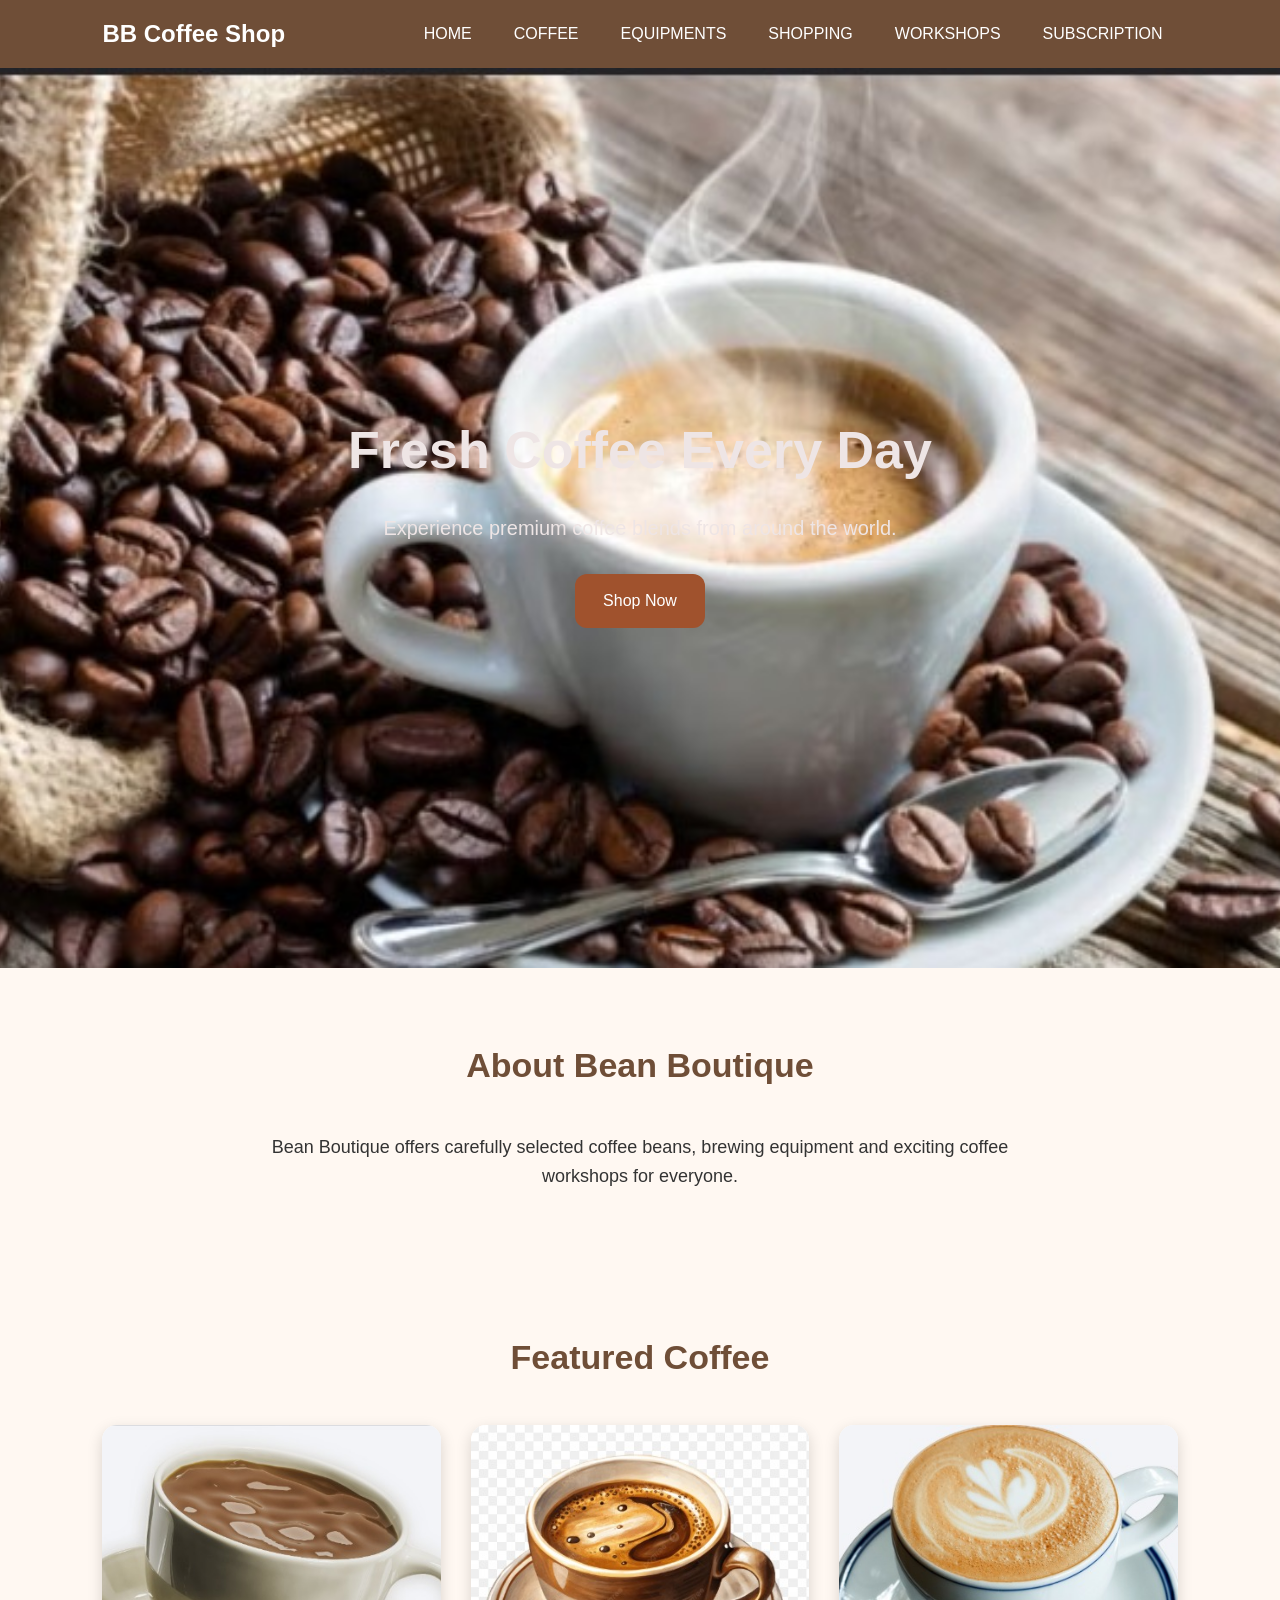
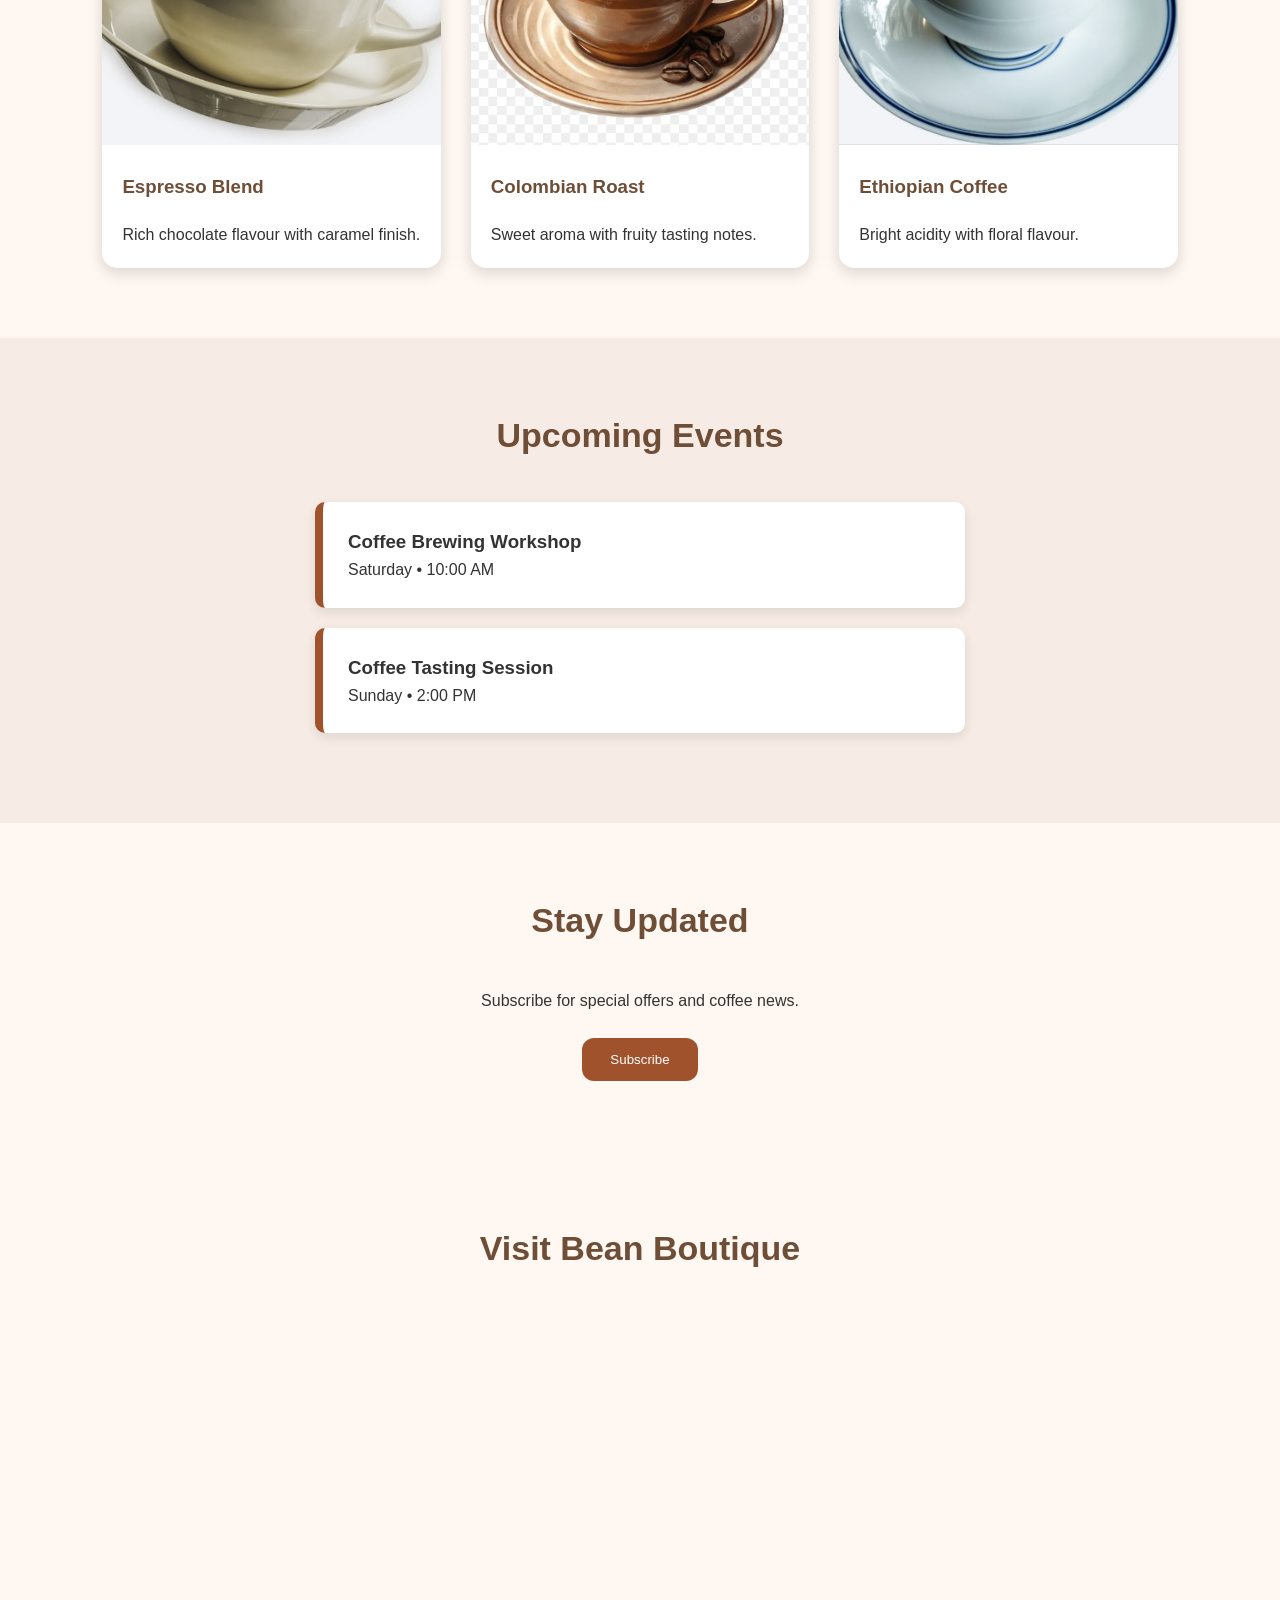
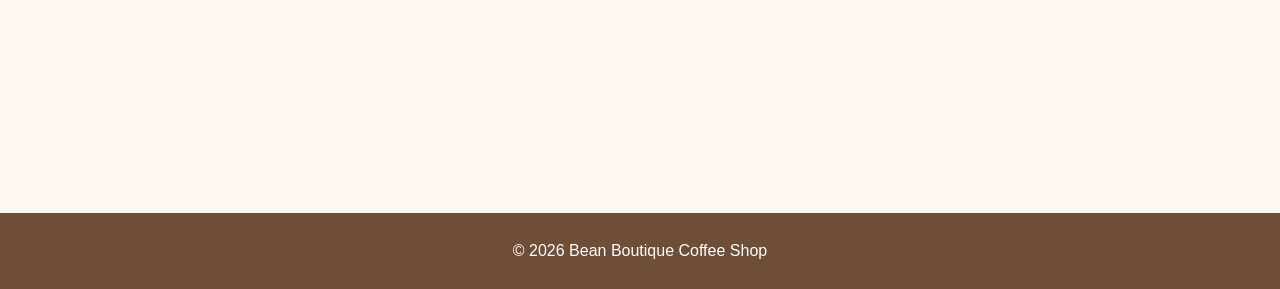
<file: Index.html>
<!DOCTYPE html>
<html lang="en">
<head>
    <title>Coffee Shop</title>
    <link rel="stylesheet" href="Boutique.css">
</head>
<body>

    <header>
        <div class="logo">BB Coffee Shop </div>

            <nav>
            <a href="index.html">HOME</a>
            <a href="coffee.html">COFFEE</a>
            <a href="equipment.html">EQUIPMENTS</a>
            <a href="shopping.html">SHOPPING</a>
            <a href="events.html">WORKSHOPS</a>
            <a href="subscription.html">SUBSCRIPTION</a>
            </nav>   
    </header> 

    <section class="Hello">

    <div class="Slide active">
        <img src="Images/image.png" alt="Coffee Beans">
    </div>
    <div class="Slide">
        <img src="Images/WhatsApp_Image.jpeg" alt="Coffee Equipment">
    </div>
    <div class="Slide">
        <img src="Images/WhatsApp_Image1.jpeg" alt="Coffee Shop">
    </div>

        <div class="Hello-content">
            <h1>Fresh Coffee Every Day</h1>
            <p>Experience premium coffee blends from around the world.</p>
            <a href="coffee.html" class="btn">Shop Now</a>
        </div>
    </section>


    <section class="about">
        <h2>About Bean Boutique</h2>
        <p>
            Bean Boutique offers carefully selected coffee beans,
            brewing equipment and exciting coffee workshops for everyone.
        </p>
    </section>

    <section class="products">
      <h2>Featured Coffee</h2>
        <div class="product-container">

          <div class="card">
                <img src="Images/WhatsApp_Image2.jpeg" alt="Coffee">
                <h3>Espresso Blend</h3>
                <p>Rich chocolate flavour with caramel finish.</p>
            </div>

            <div class="card">
                <img src="Images/WhatsApp_Image3.jpeg" alt="Coffee">
                <h3>Colombian Roast</h3>
                <p>Sweet aroma with fruity tasting notes.</p>
            </div>

            <div class="card">
                <img src="Images/WhatsApp_Image4.jpeg" alt="Coffee">
                <h3>Ethiopian Coffee</h3>
                <p>Bright acidity with floral flavour.</p>
            </div>
        </div>
    </section>


    <section class="events">
        <h2>Upcoming Events</h2>

        <div class="event-box">
            <h3>Coffee Brewing Workshop</h3>
            <p>Saturday • 10:00 AM</p>
        </div>

        <div class="event-box">
            <h3>Coffee Tasting Session</h3>
            <p>Sunday • 2:00 PM</p>
        </div>
    </section>

    <section class="newsletter">
        <h2>Stay Updated</h2>
        <p>Subscribe for special offers and coffee news.</p>
        <button class="btn">Subscribe</button>
    </section>

<section class="location">
    <h2>Visit Bean Boutique</h2>
    <iframe src="https://www.google.com/maps/embed?pb=!1m18!1m12!1m3!1d6383.381093482707!2d33.7538839!3d-13.935795599999999!2m3!1f0!2f0!3f0!3m2!1i1024!2i768!4f13.1!3m3!1m2!1s0x1921d487d77c5df9%3A0xcbe5858456cf9bc1!2sGulliver%2C%20Lilongwe!5e1!3m2!1sen!2smw!4v1784094962643!5m2!1sen!2smw" width="600" height="450" style="border:0;" allowfullscreen="" loading="lazy" referrerpolicy="strict-origin-when-cross-origin"> </iframe>
</section>

<div id="Discount">
    <div class="Modal">
        <span class="close">&times;</span>
        <h2>Welcome to Bean Boutique!</h2>
        <p>Get <strong>10% OFF</strong> your first purchase.</p>
        <p>Join our coffee community by subscribing.</p>
        <input type="email" placeholder="Enter your email"><br><br>
        <button class="btn"> Get Discount</button>
    </div></div>

    <footer>
        <p> © 2026 Bean Boutique Coffee Shop</p>
    </footer>

    <script src="Boutique.js"></script>
</body>
</html>
</file>
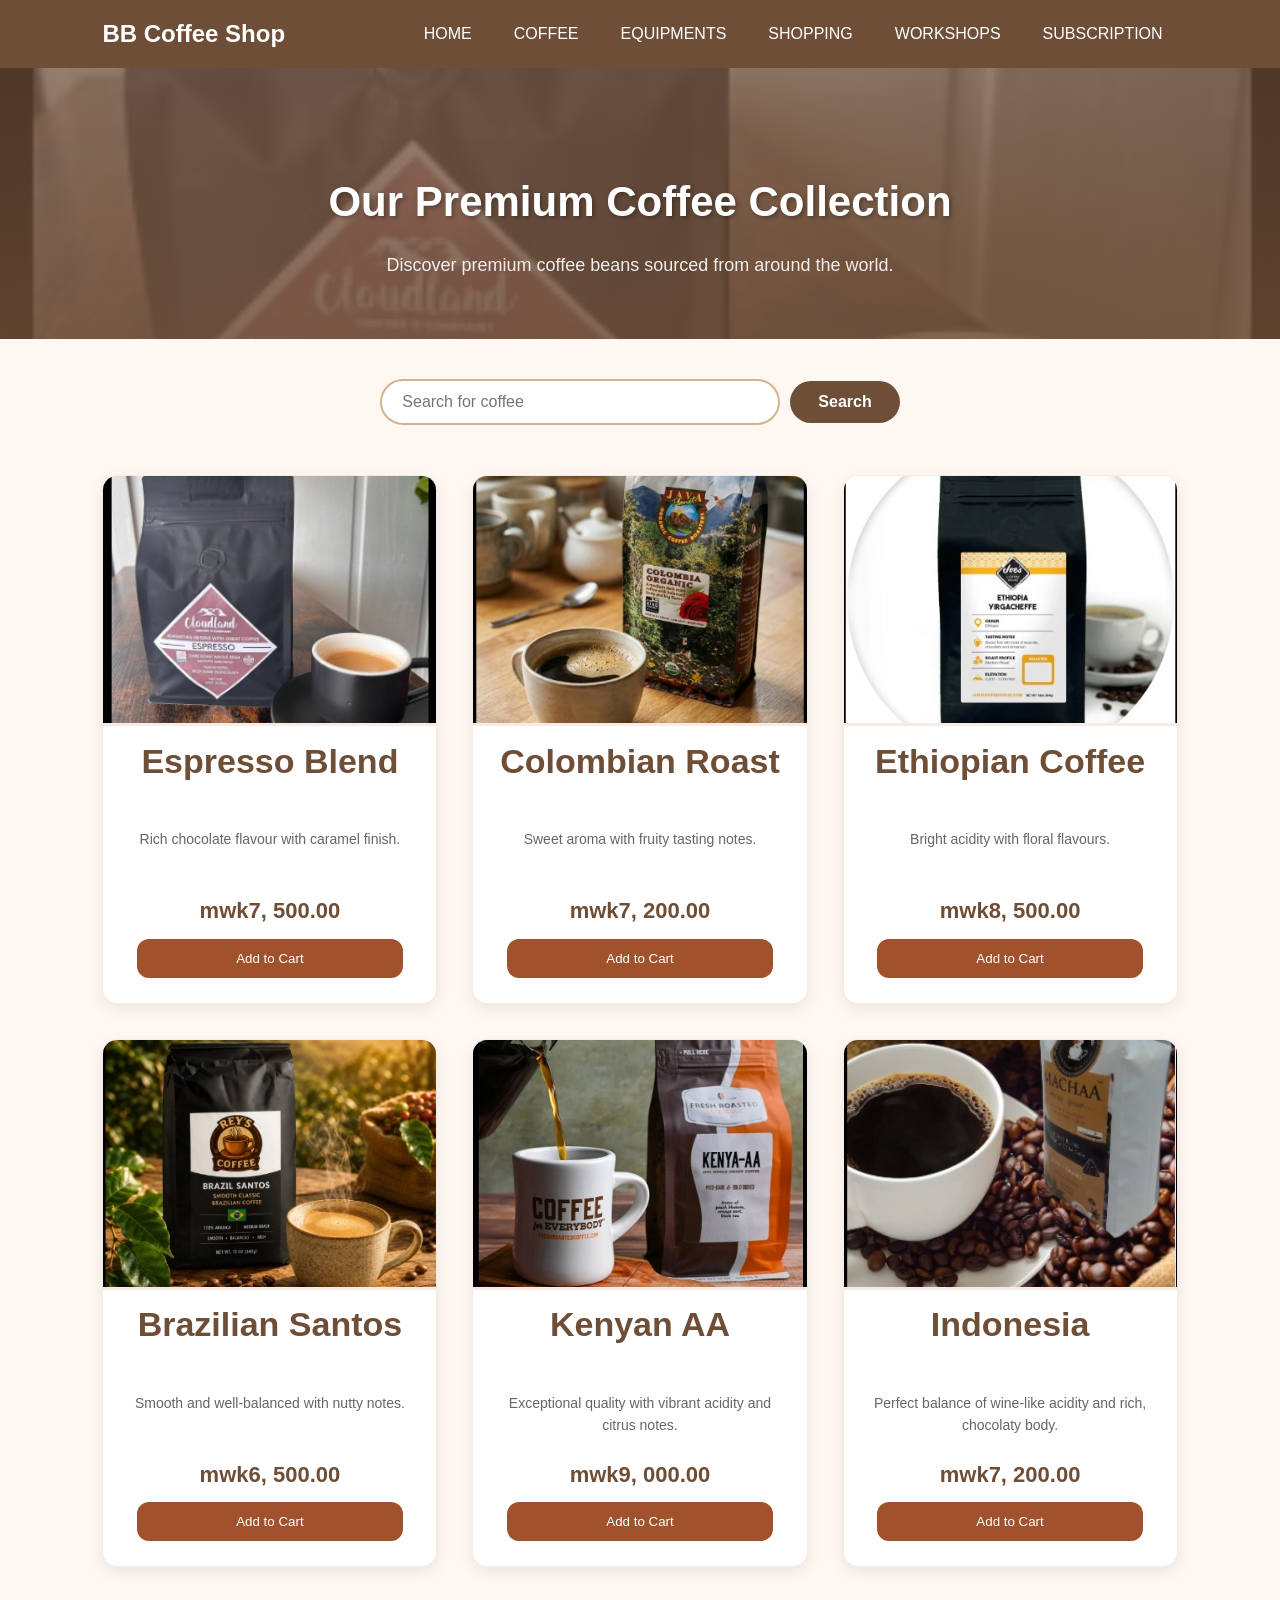
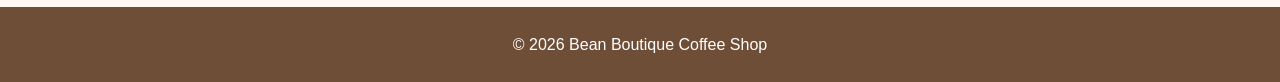
<file: Coffee.html>
<!DOCTYPE html>
<html lang="en">

<head>
    <title>Coffee Selection</title>
    <link rel="stylesheet" href="Boutique.css">
</head>
<body>

    <header>
        <div class="logo">BB Coffee Shop </div>

            <nav>
            <a href="index.html">HOME</a>
            <a href="coffee.html">COFFEE</a>
            <a href="equipment.html">EQUIPMENTS</a>
            <a href="shopping.html">SHOPPING</a>
            <a href="events.html">WORKSHOPS</a>
            <a href="subscription.html">SUBSCRIPTION</a>
            </nav>   
    </header> 

<section class="coffee-hero">
    <h1>Our Premium Coffee Collection</h1>
    <p> Discover premium coffee beans sourced from around the world.</p>
</section>

<div class="search-section">
    <input type="text"  id="searchInput" placeholder="Search for coffee">
    <button id="Searchbutton">Search</button>
</div>

<section class="coffee-catalogue">
    <div class="coffee-card" data-aos="fade-up">
        <img src="Images/Espresso.png" alt="Espresso">
        <h2>Espresso Blend</h2>
        <p>Rich chocolate flavour with caramel finish.</p>
        <h3>mwk7, 500.00</h3>
        <button class="btn">Add to Cart</button>
    </div>

    <div class="coffee-card" data-aos="fade-up">
        <img src="Images/Colombia_organic.jpeg" alt="Colombian">
        <h2>Colombian Roast</h2>
        <p>Sweet aroma with fruity tasting notes.</p>
        <h3>mwk7, 200.00</h3>
        <button class="btn">Add to Cart</button>
    </div>

    <div class="coffee-card" data-aos="fade-up">
        <img src="Images/Ehtiopian_yirgacheffe.jpeg" alt="Ethiopian">
        <h2>Ethiopian Coffee</h2>
        <p>Bright acidity with floral flavours.</p>
        <h3>mwk8, 500.00</h3>
        <button class="btn">Add to Cart</button>
    </div>

    <div class="coffee-card" data-aos="fade-up">
        <img src="Images/Brazilian_Santos.jpeg" alt="Brazilian">
        <h2>Brazilian Santos</h2>
        <p>Smooth and well-balanced with nutty notes.</p>
        <h3>mwk6, 500.00</h3>
        <button class="btn">Add to Cart</button>
    </div>

    <div class="coffee-card" data-aos="fade-up">
        <img src="Images/Kenyan_AA.jpeg" alt="Kenyan">
        <h2>Kenyan AA</h2>
        <p>Exceptional quality with vibrant acidity and citrus notes.</p>
        <h3>mwk9, 000.00</h3>
        <button class="btn">Add to Cart</button>
    </div>

    <div class="coffee-card" data-aos="fade-up">
        <img src="Images/Mancha_blend.jpeg" alt="mancha coffee">
        <h2>Indonesia</h2>
        <p> Perfect balance of wine-like acidity and rich, chocolaty body.</p>
        <h3>mwk7, 200.00</h3>
        <button class="btn">Add to Cart</button>
    </div>
</section>

<footer>
    <p>© 2026 Bean Boutique Coffee Shop</p>
</footer>

<script src="Boutique.js"></script>
</body>
</html>
</file>
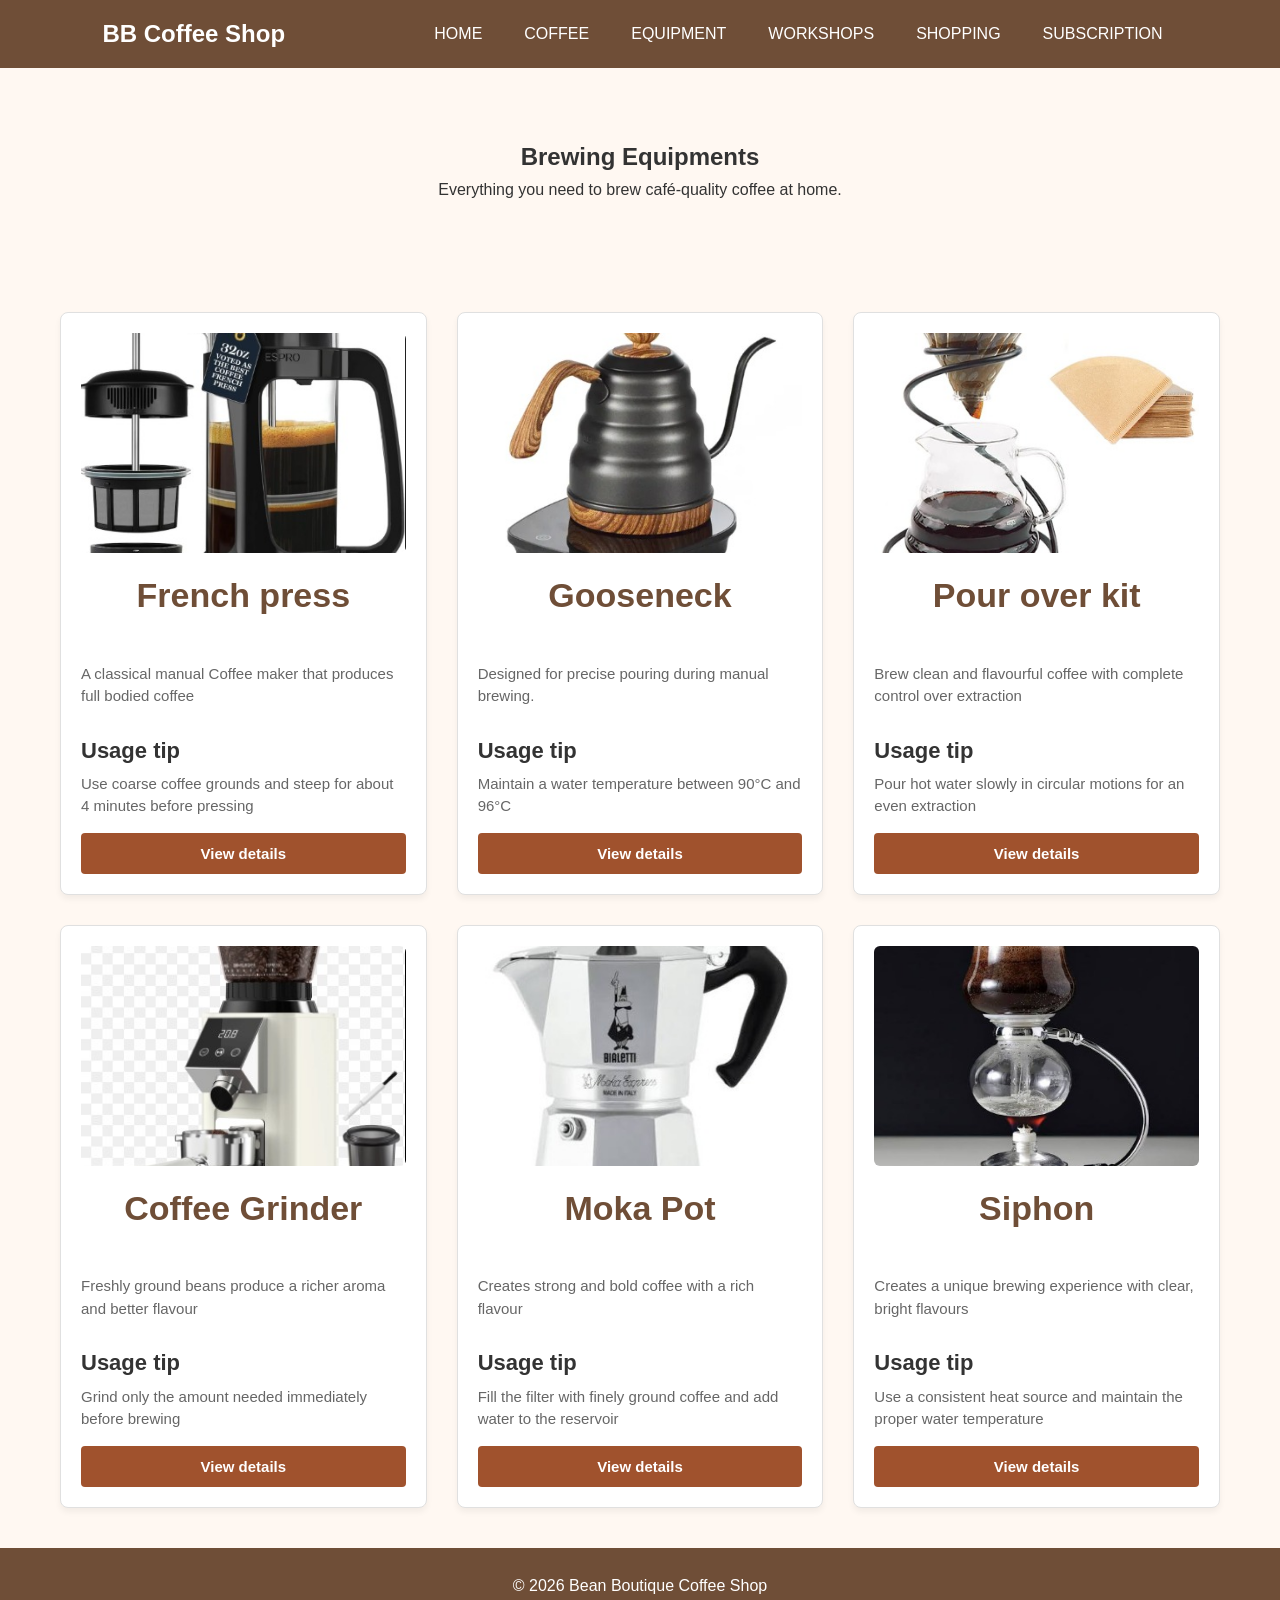
<file: Equipment.html>
<!DOCTYPE html>
<html lang="en">

<head>
    <title>Brewing Equipment</title>
    <link rel="stylesheet" href="Boutique.css">
</head>

<body>
<header>
    <div class="logo">BB Coffee Shop</div>

    <nav>
       <a href="index.html">HOME</a>
        <a href="coffee.html">COFFEE</a>
        <a href="equipment.html">EQUIPMENT</a>
        <a href="events.html">WORKSHOPS</a>
        <a href="shopping.html">SHOPPING</a>
        <a href="subscription.html">SUBSCRIPTION</a>
    </nav>
</header>

<section class="equipment-hero">
    <h1>Brewing Equipments</h1>
    <p> Everything you need to brew café-quality coffee at home.</p>
</section>

<section class="equipment-container">
    <div class="equipment-card">
        <img src="Images/French_Press.jpeg" alt="frenchpress">
        <h2>French press</h2>
        <p>A classical manual Coffee maker that produces full bodied coffee</p>
        <h3>Usage tip</h3>
        <p>Use coarse coffee grounds and steep for about 4 minutes before pressing </p>
        <button class="btn">View details</button>
    </div>

    <div class="equipment-card">
        <img src="Images/Gooseneck.jpeg" alt="gooseneck">
        <h2>Gooseneck</h2>
        <p>Designed for precise pouring during manual brewing.</p>
        <h3>Usage tip</h3>
        <p>Maintain a water temperature between 90°C and 96°C</p>
        <button class="btn">View details</button>
    </div>

    <div class="equipment-card">
        <img src="Images/poor_over_kit.jpeg" alt="pour over kit">
        <h2>Pour over kit</h2>
        <p>Brew clean and flavourful coffee with complete control over extraction</p>
        <h3>Usage tip</h3>
        <p>Pour hot water slowly in circular motions for an even extraction</p>
        <button class="btn">View details</button>
    </div>  

    <div class="equipment-card">
        <img src="Images/Coffee_grinder.jpeg" alt="Grinder">
        <h2>Coffee Grinder</h2>
        <p>Freshly ground beans produce a richer aroma and better flavour</p>
        <h3>Usage tip</h3>
        <p>Grind only the amount needed immediately before brewing</p>
        <button class="btn">View details</button>
    </div>

     <div class="equipment-card">
        <img src="Images/Moka_Pot.jpeg" alt="Moka Pot">
        <h2>Moka Pot</h2>
        <p>Creates strong and bold coffee with a rich flavour</p>
        <h3>Usage tip</h3>
        <p>Fill the filter with finely ground coffee and add water to the reservoir</p>
        <button class="btn">View details</button>
    </div>  

     <div class="equipment-card">
        <img src="Images/Siphon.jpeg" alt="Siphon">
        <h2>Siphon</h2>
        <p>Creates a unique brewing experience with clear, bright flavours</p>
        <h3>Usage tip</h3>
        <p>Use a consistent heat source and maintain the proper water temperature</p>
        <button class="btn">View details</button>
    </div>  
    </section> 
    
    
    <footer>
        <p> © 2026 Bean Boutique Coffee Shop</p>
    </footer>

    <script src="Boutique.js"></script>
</body>
</html>
</file>
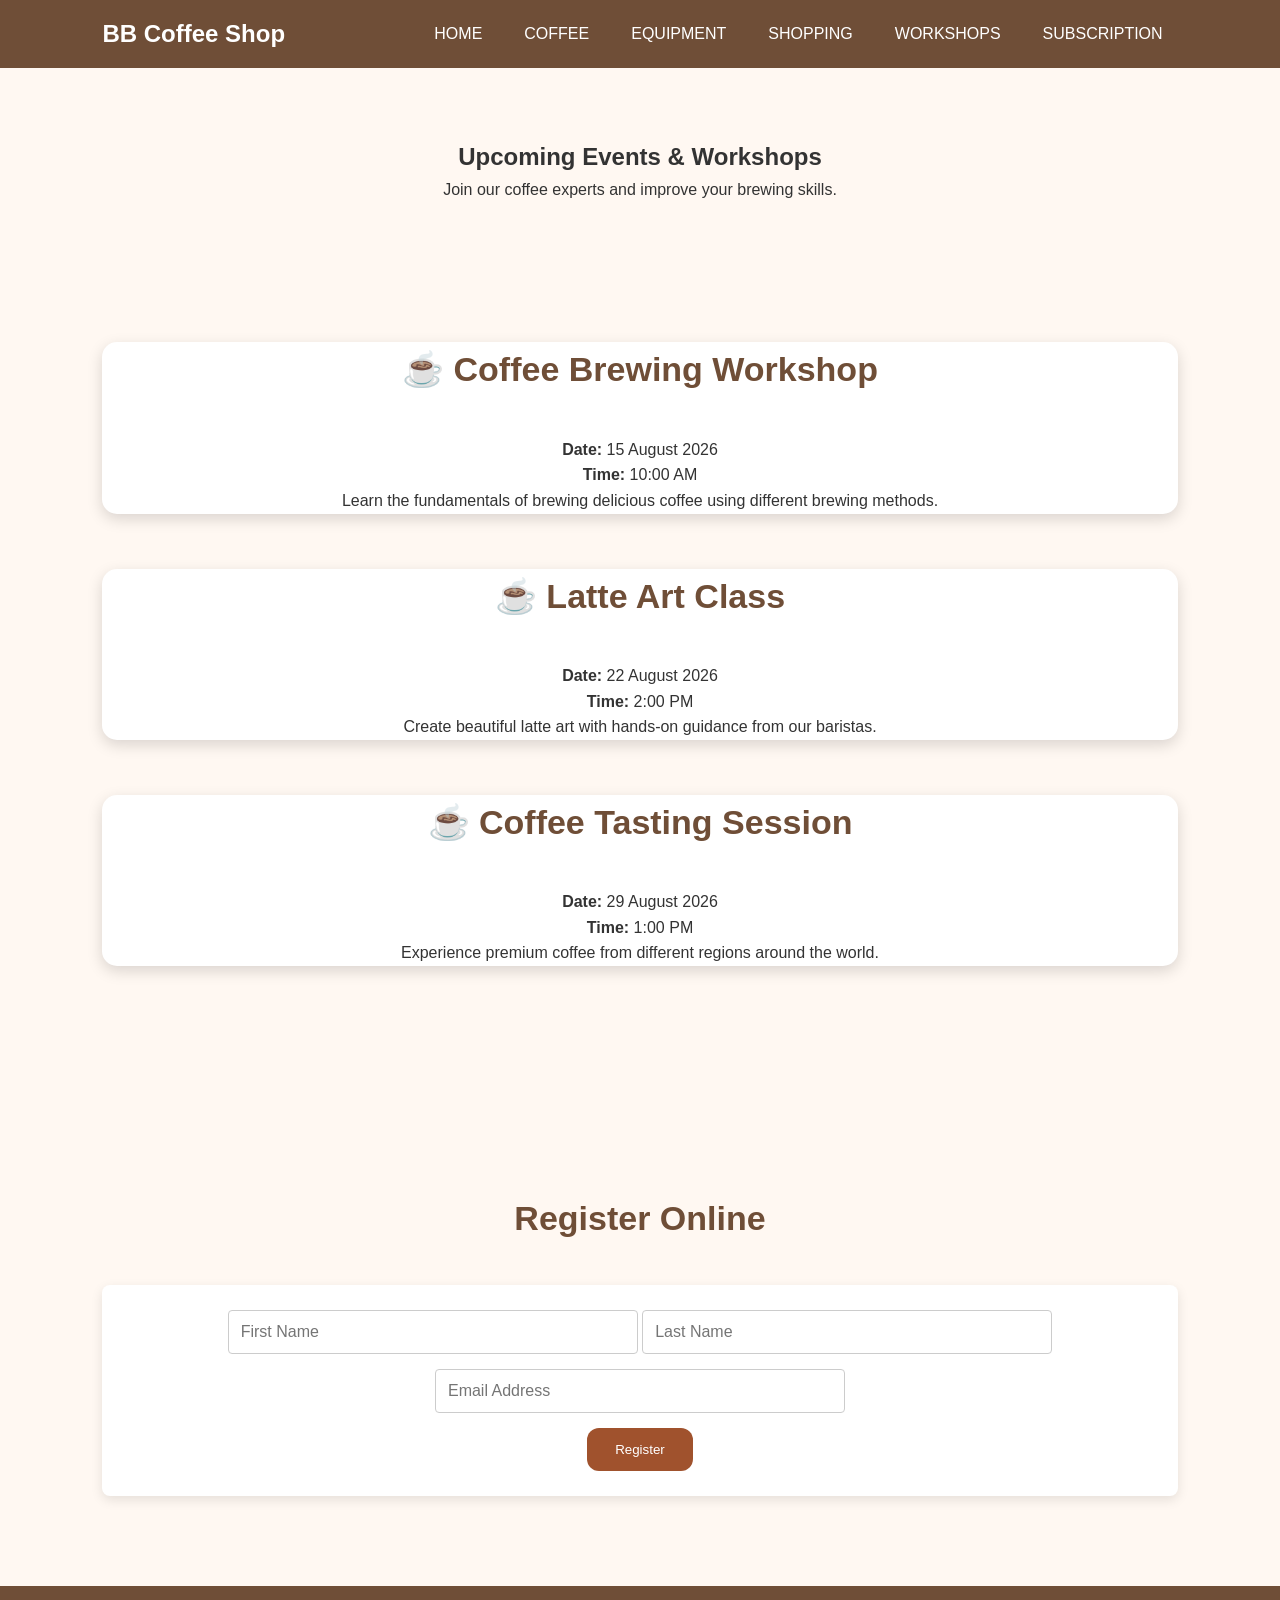
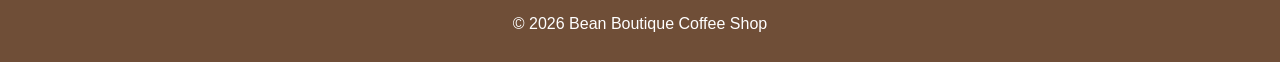
<file: Events.html>
<!DOCTYPE html>
<html lang="en">

<head>
	<title>Events & Workshops</title>
	<link rel="stylesheet" href="Boutique.css">
</head>

<body>
<header>
<div class="logo">BB Coffee Shop</div>
    <nav>
        <a href="index.html">HOME</a>
        <a href="coffee.html">COFFEE</a>
        <a href="equipment.html">EQUIPMENT</a>
        <a href="shopping.html">SHOPPING</a>
        <a href="events.html">WORKSHOPS</a>
        <a href="subscription.html">SUBSCRIPTION</a>
    </nav>
</header>

<section class="events-hero">
	<h1>Upcoming Events & Workshops</h1>
	<p>Join our coffee experts and improve your brewing skills.</p>
</section>

<section class="workshop-container">
	<div class="workshop-card">
	<h2>☕ Coffee Brewing Workshop</h2>
	<p><strong>Date:</strong> 15 August 2026</p>
	<p><strong>Time:</strong> 10:00 AM</p>
	<p>Learn the fundamentals of brewing delicious coffee using different brewing methods.</p>
</div>

<div class="workshop-card">
	<h2>☕ Latte Art Class</h2>
	<p><strong>Date:</strong> 22 August 2026</p>
	<p><strong>Time:</strong> 2:00 PM</p>
	<p>Create beautiful latte art with hands-on guidance from our baristas.</p>
</div>

<div class="workshop-card">
	<h2>☕ Coffee Tasting Session</h2>
	<p><strong>Date:</strong> 29 August 2026</p>
	<p><strong>Time:</strong> 1:00 PM</p>
    <p>Experience premium coffee from different regions around the world.</p>
</div>
</section>

<section class="registration">

	<h2>Register Online</h2>

<form id="registerForm" action="mailto:bbcoffee@gmail.com" method="post">
	<input type="text" name="First Name" id="firstName" placeholder="First Name" required>
	<input type="text" name="Last Name" id="lastName" placeholder="Last Name" required>
	<input type="email" name="Email" id="email" placeholder="Email Address" required><br>
	<button class="btn">Register</button>
</form>
	</section>


<footer>
    <p>© 2026 Bean Boutique Coffee Shop</p>
</footer>

<script src="Boutique.js"></script>
</body>
</html>
</file>
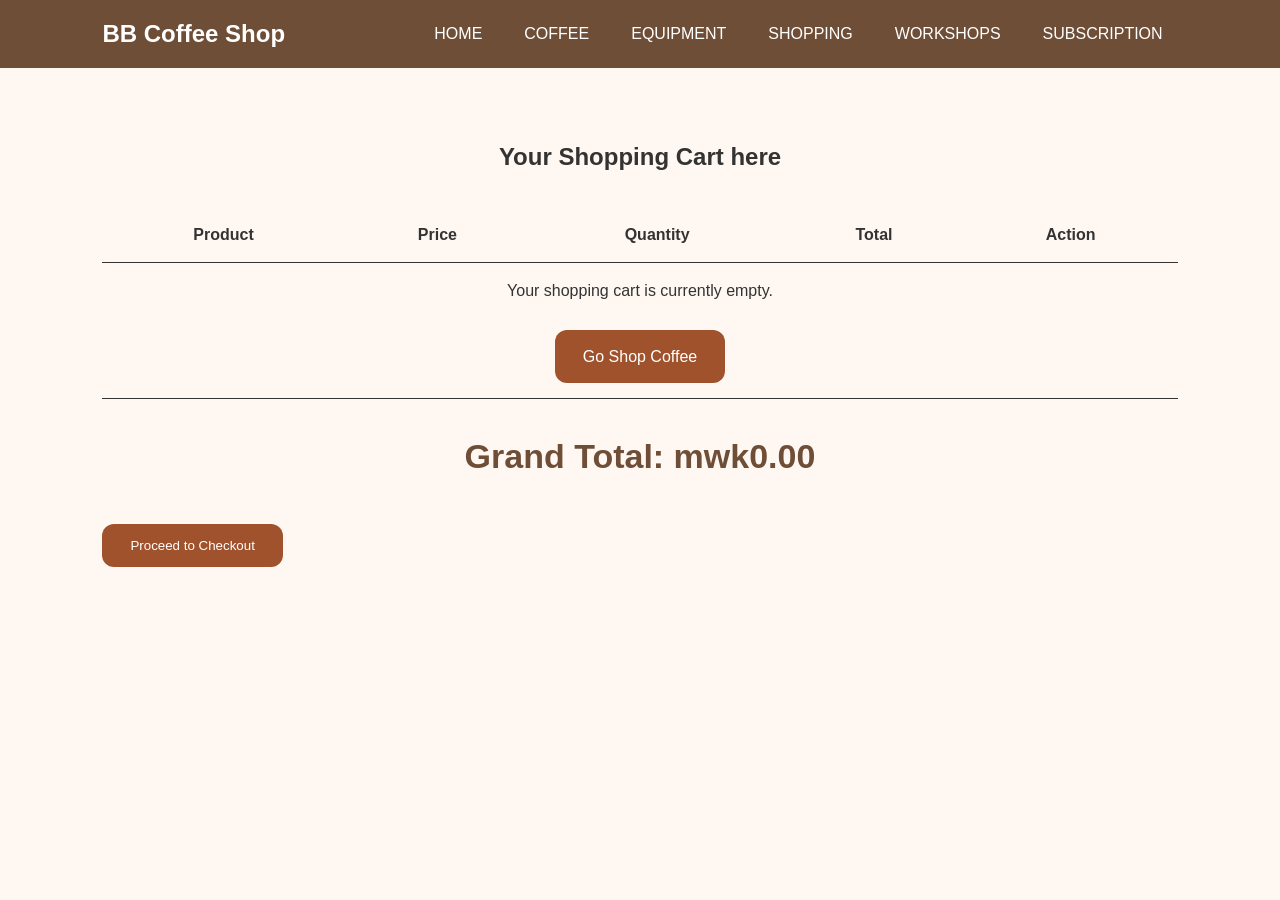
<file: Shopping.html>
<!DOCTYPE html>
<html lang="en">

<head>
	<title>Shopping Cart</title>
	<link rel="stylesheet" href="Boutique.css">
</head>

<body>

<header>
<div class="logo">BB Coffee Shop</div>
	<nav>
        <a href="index.html">HOME</a>
        <a href="coffee.html">COFFEE</a>
        <a href="equipment.html">EQUIPMENT</a>
        <a href="shopping.html">SHOPPING</a>
        <a href="events.html">WORKSHOPS</a>
        <a href="subscription.html">SUBSCRIPTION</a>
    </nav>
</header>

<section class="cart-page">

<h1>Your Shopping Cart here</h1>

  <table>
	<thead>
	<tr><th>Product</th>
    <th>Price</th>
	<th>Quantity</th>
	<th>Total</th>
	<th>Action</th></tr>
  </thead>

<tbody id="cartItems"></tbody>
</table>

<h2 id="grandTotal">
	Grand Total:Mwk0.00
</h2>

<button class="btn">Proceed to Checkout</button>
</section>

  <script src="Boutique.js"></script>
</body>
</html>
</file>
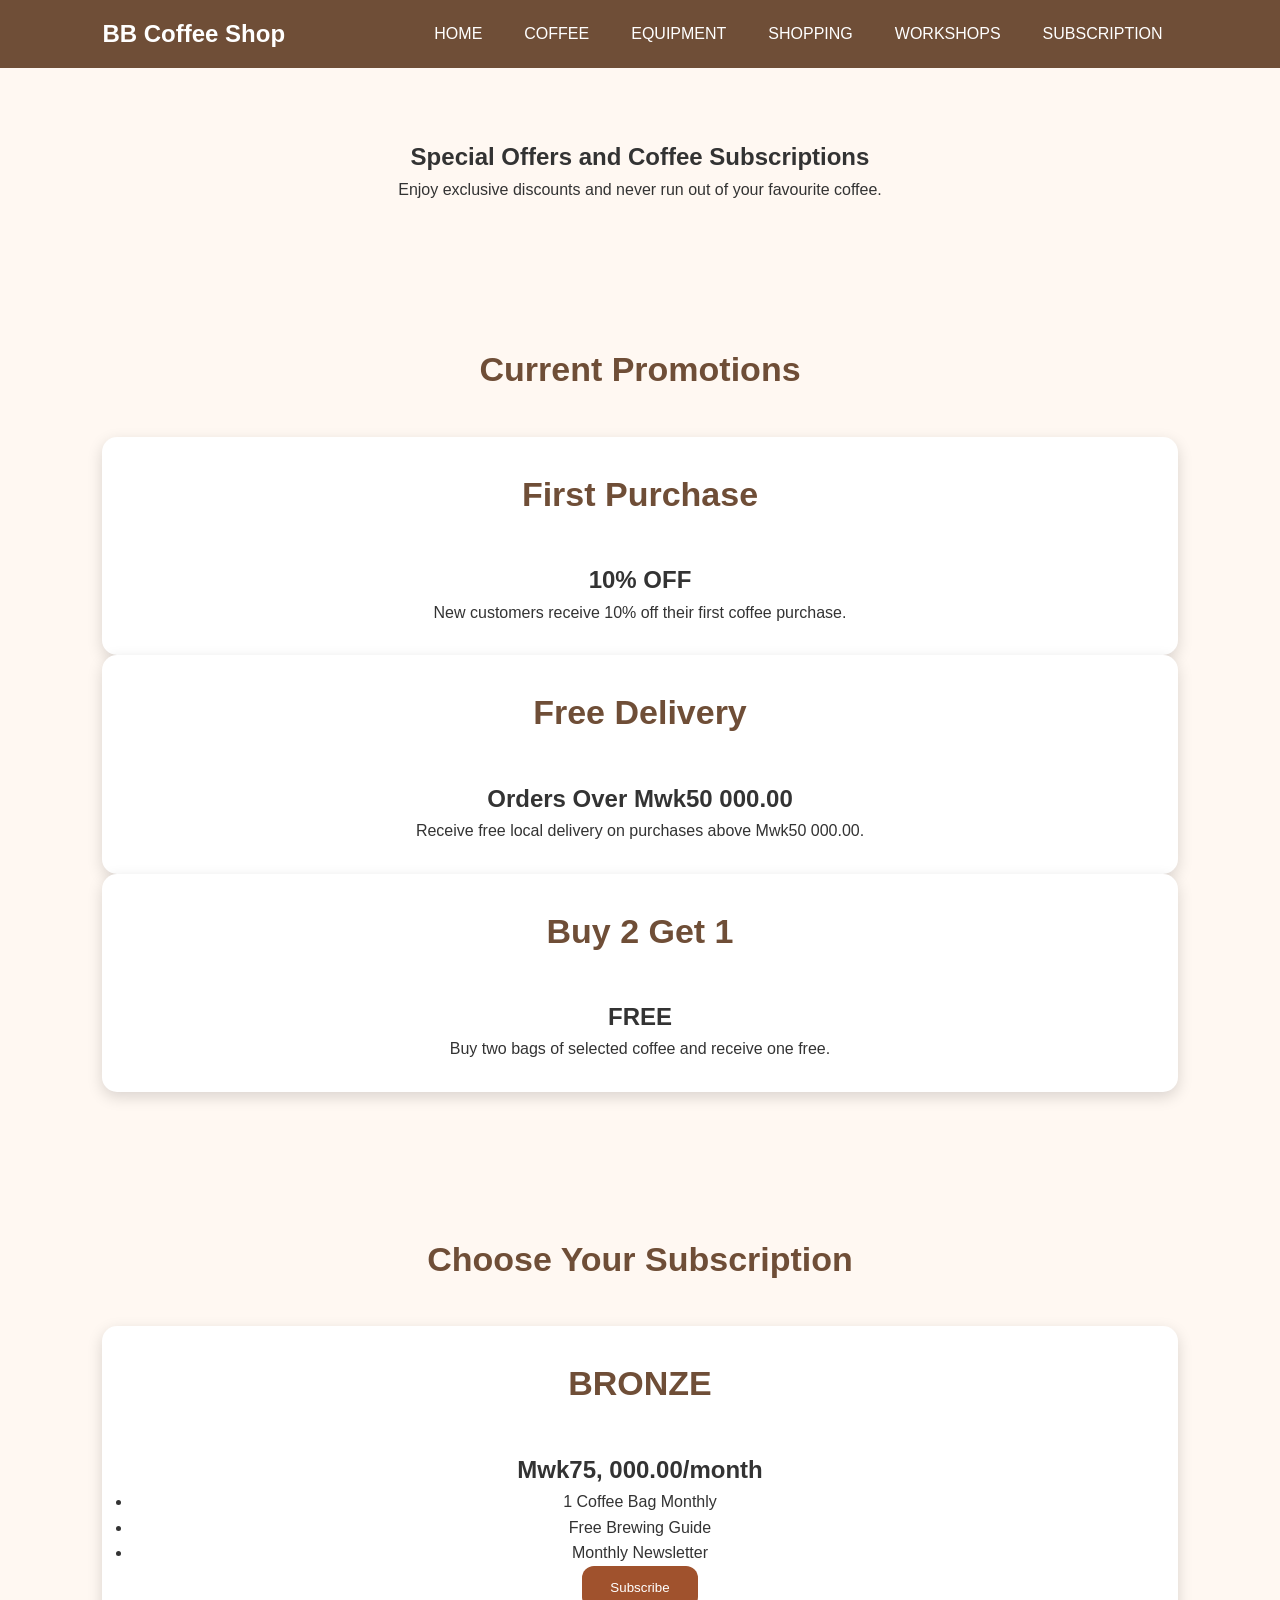
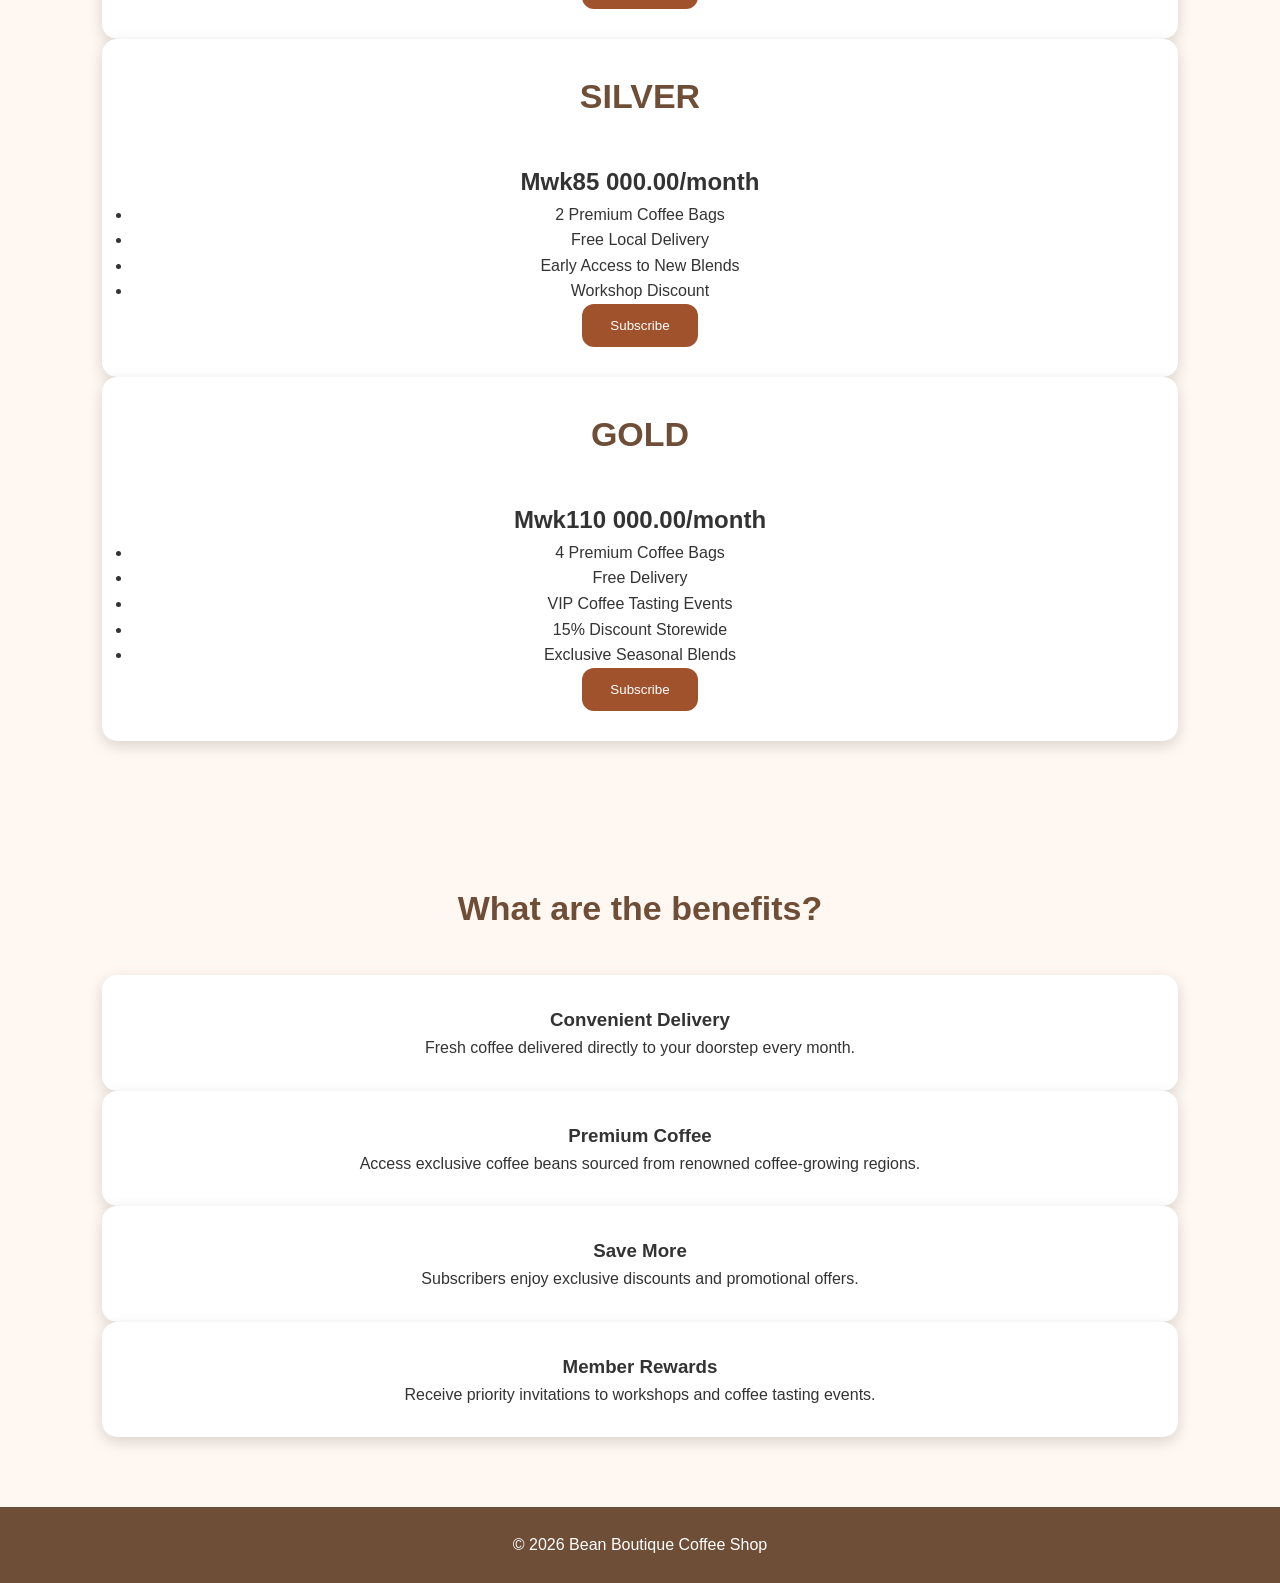
<file: Subscription.html>
<!DOCTYPE html>
<html lang="en">

<head>
	<title>Special Offers and Subscriptions</title>
	<link rel="stylesheet" href="Boutique.css">
</head>

<body>
<header>
<div class="logo">BB Coffee Shop</div>
	<nav>
        <a href="index.html">HOME</a>
        <a href="coffee.html">COFFEE</a>
        <a href="equipment.html">EQUIPMENT</a>
        <a href="shopping.html">SHOPPING</a>
        <a href="events.html">WORKSHOPS</a>
        <a href="subscription.html">SUBSCRIPTION</a>
    </nav>
</header>

<section class="offers-hero">
	<h1>Special Offers and Coffee Subscriptions</h1>
	<p>Enjoy exclusive discounts and never run out of your favourite coffee.</p>
</section>

<section class="special-offers">
	<h2>Current Promotions</h2>
	<div class="offer-container">
	<div class="offer-card">
	<h2>First Purchase</h2>
	<h1>10% OFF</h1>
	<p>New customers receive 10% off their first coffee purchase.</p>
</div>

<div class="offer-card">
	<h2>Free Delivery</h2>
	<h1>Orders Over Mwk50 000.00</h1>
	<p>Receive free local delivery on purchases above Mwk50 000.00.</p>
</div>

<div class="offer-card">
	<h2> Buy 2 Get 1</h2>
	<h1>FREE</h1>
	<p>Buy two bags of selected coffee and receive one free.</p>
</div>
	</div>
</section>

<section class="subscriptions">
	<h2>Choose Your Subscription</h2>
<div class="subscription-container">
<div class="subscription-card">
	<h2>BRONZE</h2>
	<h1>Mwk75, 000.00/month</h1>

	<ul>
		<li>1 Coffee Bag Monthly</li>
		<li>Free Brewing Guide</li>
		<li> Monthly Newsletter</li>
	</ul>
	<button class="btn">Subscribe</button>
		</div>

<div class="subscription-card">
<h2>SILVER</h2>
<h1>Mwk85 000.00/month</h1>

	<ul>
		<li> 2 Premium Coffee Bags</li>
		<li> Free Local Delivery</li>
		<li>Early Access to New Blends</li>
		<li> Workshop Discount</li>
	</ul>
<button class="btn">Subscribe</button>
</div>

<div class="subscription-card">
	<h2>GOLD</h2>
<h1>Mwk110 000.00/month</h1>

	<ul>
		<li> 4 Premium Coffee Bags</li>
		<li> Free Delivery</li>
		<li> VIP Coffee Tasting Events</li>
		<li> 15% Discount Storewide</li>
		<li>Exclusive Seasonal Blends</li>
	</ul>
<button class="btn">Subscribe</button>
</div>
	</div>
</section>

<section class="benefits">
<h2>What are the benefits?</h2>

<div class="benefits-grid">
	<div>
    <h3>Convenient Delivery</h3>
    <p>Fresh coffee delivered directly to your doorstep every month.</p>
</div>

<div>
	<h3>Premium Coffee</h3>
	<p>Access exclusive coffee beans sourced from renowned coffee-growing regions.</p>
</div>

<div>
	<h3>Save More</h3>
	<p>Subscribers enjoy exclusive discounts and promotional offers.</p>
</div>

<div>
	<h3>Member Rewards</h3>
	<p>Receive priority invitations to workshops and coffee tasting events.</p>
	</div>
</div>
</section>

<footer>
    <p>© 2026 Bean Boutique Coffee Shop</p>
</footer>

<script src="Boutique.js"></script>
</body>
</html>
</file>
<file: Boutique.css>
* {
    margin:0;
    padding:0;
    box-sizing:border-box;
}

.logo {
    font-weight: bold;
    font-size: 24px;
    color: white;
    flex-shrink: 0; 
}


body{
    font-family:'Poppins', sans-serif;
    background:#FFF8F2;
    color:#333;
    line-height:1.6;
}

header {
    background: #6F4E37;
    display: flex;
    justify-content: space-between;
    align-items: center;
    padding: 15px 8%;
    width: 100%
}

nav {
    display: flex; 
    align-items: center;
    gap: 12px;
}


nav a{
    color:white;
    text-decoration:none;
    padding-left: 15px;
    padding-right:15px;
}

 nav a:hover{
    color:#D2B48C;
    transition:0.3s;
}

.Hello{
    position:relative;
    width:100%;
    height:100vh;
    overflow:hidden;
    display:flex;
    justify-content:center;
    align-items:center;
    text-align:center;
}

.Hello-content{
    position:relative;
    z-index:10;
    color:rgb(238, 229, 229);
}

.Slide{
    position:absolute;
    top:0;
    left:0;
    width:100%;
    height:100%;
    opacity:0;
    transition:opacity 1s ease-in-out;
    z-index:1;
}

.Slide.active{
    opacity:1;
}

.Slide img{
    width:100%;
    height:100%;
    object-fit:cover;
}

.Hello h1{
    font-size:52px;
    margin-bottom:20px;
}

.Hello p{
    font-size:20px;
    margin-bottom:30px;
}


.btn{
    display:inline-block;
    background:#A0522D;
    color:white;
    text-decoration:none;
    padding:14px 28px;
    border-radius:12px;
    transition:.3s;
    cursor:pointer;
    border:none;
}

.btn:hover{
    background:#5C4033;
    transform:translateY(-3px);
}

section{
    padding:70px 8%;
}

section h2{
    text-align:center;
    margin-bottom:40px;
    color:#6F4E37;
    font-size:34px;
}

.about{
    text-align:center;
}

.about p{
    max-width:800px;
    margin:auto;
    font-size:18px;
}

.product-container{
    display:grid;
    grid-template-columns:repeat(auto-fit,minmax(250px,1fr));
    gap:30px;
}

.card{
    background:white;
    border-radius:15px;
    overflow:hidden;
    box-shadow:0 5px 15px rgba(0,0,0,.15);
    transition:.4s;
}

.card:hover{
    transform:translateY(-10px);
}

.card img{
    width:100%;
    height: 320px;
    object-fit:cover;
}

.card h3{
    margin:20px;
    color:#6F4E37;
}

.card p{
    margin:0 20px 20px;
}

.events{
    background:#F6ECE5;
}

.event-box{
    background:white;
    margin:20px auto;
    max-width:650px;
    padding:25px;
    border-left:8px solid #A0522D;
    border-radius:10px;
    box-shadow:0 4px 12px rgba(0,0,0,.1);
}

#registerForm {
  max-width: 100%;
  margin: 20px auto;
  padding: 25px;
  background-color: #ffffff;
  border-radius: 8px;
  box-shadow: 0 4px 12px rgba(0, 0, 0, 0.1);
  font-family: Arial, sans-serif;
}

#registerForm input[type="text"],
#registerForm input[type="email"] {
  width: 40%;
  padding: 12px;
  margin-bottom: 15px;
  border: 1px solid #cccccc;
  border-radius: 4px;
  box-sizing: border-box; 
  font-size: 16px; 
  transition: border-color 0.3s ease, box-shadow 0.3s ease;
}

#registerForm input:focus {
     border-color: #a0522d;
     outline: none;
     box-shadow: 0 0 0 3px rgba(160, 82, 45, 0.2);
}


.newsletter{
    text-align:center;
}

.newsletter p{
    margin-bottom:25px;
}

footer{
    background:#6F4E37;
    color:white;
    text-align:center;
    padding:25px;
}


@media(max-width:768px){

    nav{
        flex-direction:column;
    }

    nav ul{
        flex-direction:column;
        width:100%;
        text-align:center;
        margin-top:15px;
    }

    nav ul li{
        margin:12px 0;
    }

    .Hello h1{
        font-size:36px;
    }

    .Hello p{
        font-size:17px;
    }

    section{
        padding:50px 6%;
    }
}

#Discount {
    display: none; 
    position: fixed;
    z-index: 9999;
    left: 0;
    top: 0;
    width: 100%;
    height: 100%;
    background-color: rgba(0, 0, 0, 0.6);
    align-items: center; 
    justify-content: center;
}

#Discount.show-modal {
    display: flex;
}

.Modal {
    background: #ffffff;
    text-align: center;
    border-radius: 15px;
    padding: 35px 25px;
    width: 90%;
    max-width: 450px;
    position: relative;
    box-shadow: 0 10px 25px rgba(0,0,0,0.25);
    animation: popup 0.4s ease-out;
}

.close {
    position: absolute;
    right: 20px;
    top: 12px;
    font-size: 28px;
    font-weight: bold;
    cursor: pointer;
    color: #aaa;
    line-height: 1;
}

.close:hover {
    color: #6F4E37;
}

@keyframes popup {
    from {
        transform: scale(0.85);
        opacity: 0;
    }
    to {
        transform: scale(1);
        opacity: 1;
    }
}


.location{
    padding:70px 8%;
    text-align:center;
}

.location iframe{
    width:100%;
    height:400px;
    border-radius:15px;
    margin-top:20px;
}

.coffee-hero {
    background: linear-gradient(rgba(111, 78, 55, 0.7), rgba(111, 78, 55, 0.85)), url('Images/Espresso.png') no-repeat center center/cover;
    color: white;
    padding: 100px 8% 60px 8%;
    text-align: center;
}

.coffee-hero h1 {
    font-size: 42px;
    margin-bottom: 15px;
    text-shadow: 2px 2px 4px rgba(0,0,0,0.3);
}

.coffee-hero p {
    font-size: 18px;
    opacity: 0.9;
}

.search-section {
    display: flex;
    justify-content: center;
    align-items: center;
    gap: 10px;
    margin: 40px auto 10px auto;
    height: auto;
    padding: 0 8%;
}

#searchInput {
    width: 100%;
    max-width: 400px;
    padding: 12px 20px;
    font-size: 16px;
    border: 2px solid #D2B48C;
    border-radius: 30px;
    outline: none;
    font-family: inherit;
    transition: 0.3s;
}

#searchInput:focus {
    border-color: #6F4E37;
    box-shadow: 0 0 8px rgba(111, 78, 55, 0.2);
}

#Searchbutton {
    background: #6F4E37;
    color: white;
    border: none;
    padding: 12px 28px;
    font-size: 16px;
    border-radius: 30px;
    cursor: pointer;
    font-family: inherit;
    font-weight: bold;
    transition: 0.3s;
}

#Searchbutton:hover {
    background: #5C4033;
}

.coffee-catalogue {
    display: grid;
    grid-template-columns: repeat(auto-fit, minmax(280px, 1fr));
    gap: 35px;
    padding: 40px 8%;
}

.coffee-card {
    background: white;
    border-radius: 15px;
    overflow: hidden;
    box-shadow: 0 5px 15px rgba(0, 0, 0, 0.08);
    text-align: center;
    padding-bottom: 25px;
    border: 1px solid #F6ECE5;
    transition: transform 0.3s ease, box-shadow 0.3s ease;
}

.coffee-card:hover {
    transform: translateY(-8px);
    box-shadow: 0 12px 24px rgba(111, 78, 55, 0.15);
}

.coffee-card img {
    width: 100%;
    height: 250px;
    object-fit: cover;
    border-bottom: 3px solid #F6ECE5;
}

.coffee-card h3 {
    margin: 20px 15px 10px 15px;
    color: #6F4E37;
    font-size: 22px;
}

.coffee-card p {
    margin: 0 20px 15px 20px;
    color: #666;
    font-size: 14px;
    min-height: 45px;
}

.coffee-card h4 {
    color: #A0522D;
    font-size: 20px;
    margin-bottom: 20px;
    font-weight: 700;
}

.coffee-card .btn {
    width: 80%;
    padding: 12px;
}

.equipment-hero{
    text-align:center;  
}

.equipment-container {
  display: grid;
  grid-template-columns: repeat(auto-fit, minmax(280px, 1fr));
  gap: 30px;
  max-width: 1200px;
  margin: 40px auto;
  padding: 0 20px;
  box-sizing: border-box;
}

.equipment-card {
  background-color: #ffffff;
  border: 1px solid #e0e0e0;
  border-radius: 8px;
  padding: 20px;
  display: flex;
  flex-direction: column;
  box-shadow: 0 4px 6px rgba(0, 0, 0, 0.05);
  transition: transform 0.2s ease, box-shadow 0.2s ease;
}


.equipment-card:hover {
  transform: translateY(-5px);
  box-shadow: 0 8px 15px rgba(0, 0, 0, 0.1);
}

.equipment-card img {
  width: 100%;
  height: 220px;
  object-fit: cover; 
  border-radius: 6px;
  margin-bottom: 15px;
}

.equipment-card h3 {
  font-size: 22px;
  color: #333333;
  margin: 10px 0 5px 0;
}

.equipment-card p {
  font-size: 15px;
  color: #666666;
  line-height: 1.5;
  margin-bottom: 15px;
}

.equipment-card h4 {
  font-size: 14px;
  text-transform: uppercase;
  letter-spacing: 1px;
  color: #a0522d; 
  margin: auto 0 5px 0; 
}

.equipment-card h4 + p {
  font-style: italic;
  font-size: 14px;
  color: #555555;
  margin-bottom: 20px;
}

.equipment-card .btn {
  width: 100%;
  padding: 12px;
  background-color: #a0522d;
  color: #ffffff;
  border: none;
  border-radius: 4px;
  font-size: 15px;
  font-weight: bold;
  cursor: pointer;
  transition: background-color 0.2s ease;
}

.equipment-card .btn:hover {
  background-color: #8b4513; 
}


table{
    Width:100%;
    border-collapse: collapse;
    margin-bottom:30px;
}

.cart-page h1{
    text-align: center;
    margin-bottom: 30px;
}

th,td{
    padding:15px;
    border-bottom: 1px solid;
    text-align: center;
}

.events-hero{
    text-align: center;
}

.workshop-container{
    text-align: center;
}

.workshop-card{
    background: white;
    border-radius: 15px;
    overflow: hidden;
    box-shadow: 0 5px 15px rgba(0, 0, 0, .15);
    transition: .4s; 
    text-align: center;
    margin-bottom:55px;
}

.registration{
    text-align: center;
    margin-top: 30px;
}
.offers-hero{
    text-align: center;
}

.special-offers{
    text-align: center;
}

.offer-card,
.subscription-card,
.benefits-grid div{

background:white;
padding:30px;
border-radius:15px;
box-shadow:0 5px 15px rgba(0,0,0,.15);
text-align:center;
transition:.3s;

}

.remove-btn {
    background: #e74c3c;
    color: #fff;
    border: none;
    padding: 5px 10px;
    border-radius: 4px;
    cursor: pointer;
}

.cart-item-img {
    width: 50px;
    height: 50px;
    object-fit: cover;
    border-radius: 4px;
}

.hidden-card {
    display: none !important;
}
</file>
